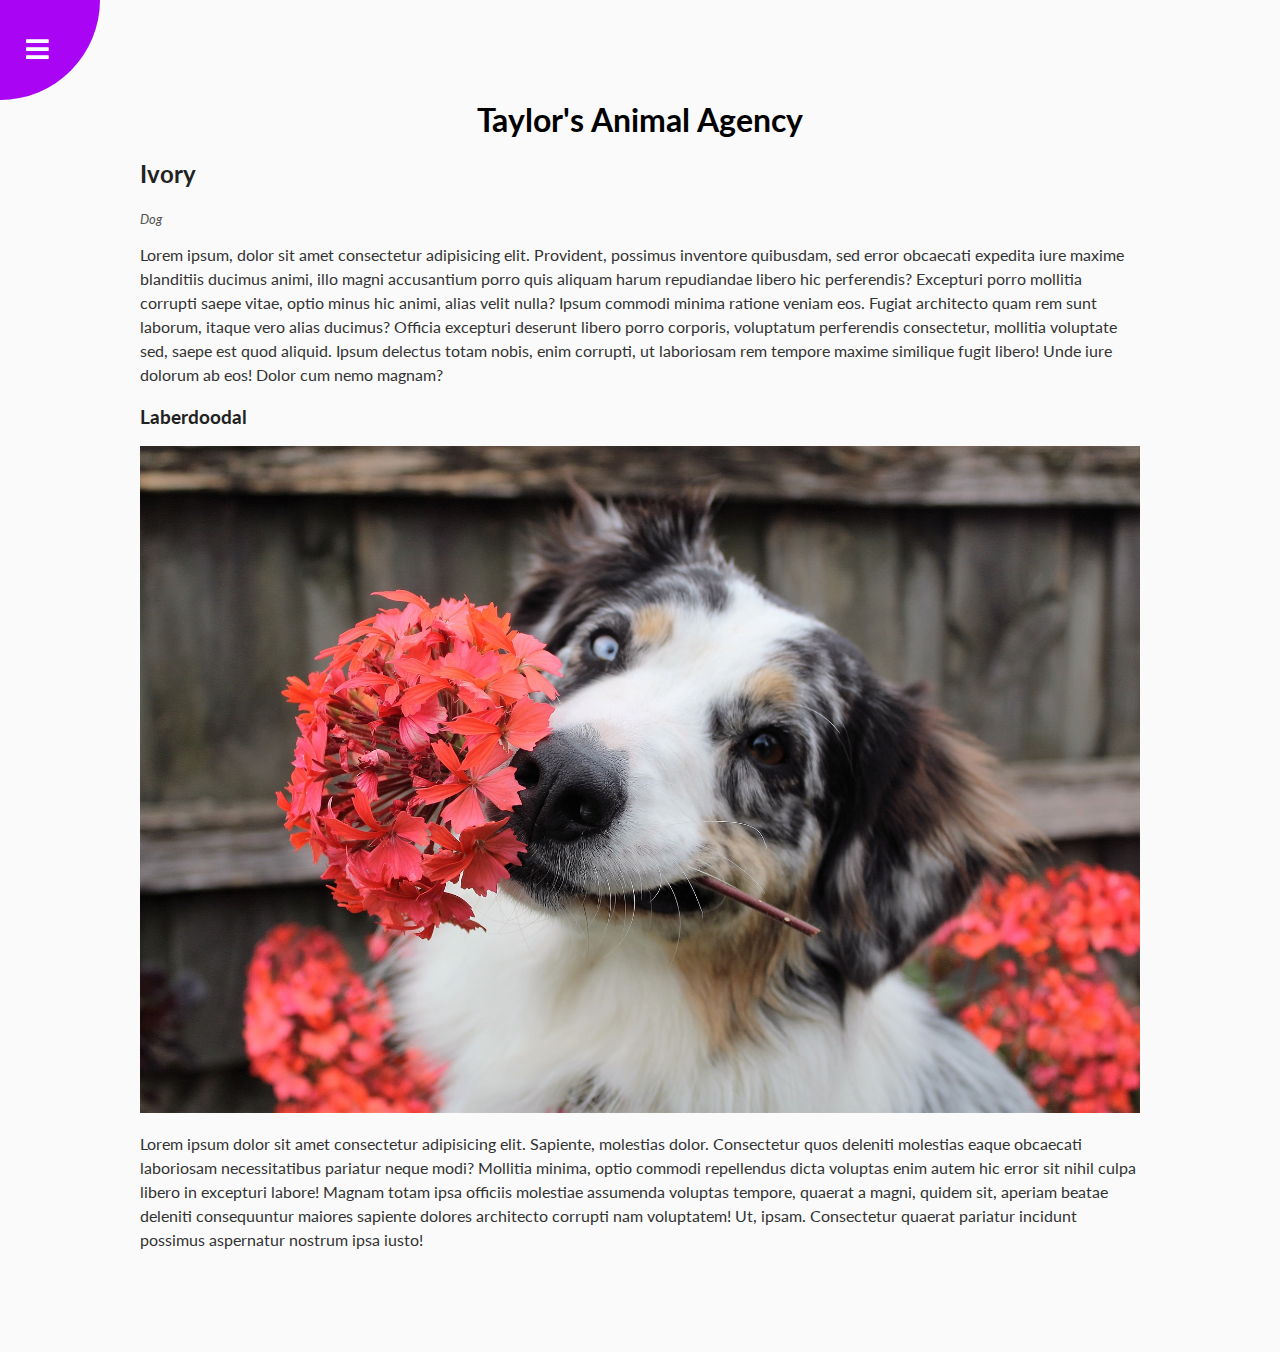
<file: Day-3/index.html>
<!DOCTYPE html>
<html lang="en">
    <head>
        <meta charset="UTF-8">
        <meta http-equiv="X-UA-Compatible" content="IE=edge">
        <meta name="viewport" content="width=device-width, initial-scale=1.0">
        <title>Rotating Navigation</title>
        <link rel="stylesheet" href="https://cdnjs.cloudflare.com/ajax/libs/font-awesome/5.15.4/css/all.min.css" integrity="sha512-1ycn6IcaQQ40/MKBW2W4Rhis/DbILU74C1vSrLJxCq57o941Ym01SwNsOMqvEBFlcgUa6xLiPY/NS5R+E6ztJQ==" crossorigin="anonymous" referrerpolicy="no-referrer" />
        <link rel="stylesheet" href="style.css">
    </head>
    <body>
        <!-- <h1 class='title'>Taylor's Animal Agency</h1> -->
        <div class="container">
            <div class="circle-container">
                <div class="circle">
                    <button id="close">
                         <i class="fas fa-times"></i>
                    </button>
                    <button id="open">
                        <i class="fas fa-bars"></i>
                    </button>
                </div>
            </div>
            <div class="content">
                <h1 class='title'>Taylor's Animal Agency</h1>
                <h2>Ivory</h2>
                <small>Dog</small>
                <p>Lorem ipsum, dolor sit amet consectetur adipisicing elit. Provident, possimus inventore quibusdam, sed error obcaecati expedita iure maxime blanditiis ducimus animi, illo magni accusantium porro quis aliquam harum repudiandae libero hic perferendis? Excepturi porro mollitia corrupti saepe vitae, optio minus hic animi, alias velit nulla? Ipsum commodi minima ratione veniam eos. Fugiat architecto quam rem sunt laborum, itaque vero alias ducimus? Officia excepturi deserunt libero porro corporis, voluptatum perferendis consectetur, mollitia voluptate sed, saepe est quod aliquid. Ipsum delectus totam nobis, enim corrupti, ut laboriosam rem tempore maxime similique fugit libero! Unde iure dolorum ab eos! Dolor cum nemo magnam?</p>

                <h3> Laberdoodal </h3>
                    <img src="img/flowers.jpg" alt="doggy">
                    <p>Lorem ipsum dolor sit amet consectetur adipisicing elit. Sapiente, molestias dolor. Consectetur quos deleniti molestias eaque obcaecati laboriosam necessitatibus pariatur neque modi? Mollitia minima, optio commodi repellendus dicta voluptas enim autem hic error sit nihil culpa libero in excepturi labore! Magnam totam ipsa officiis molestiae assumenda voluptas tempore, quaerat a magni, quidem sit, aperiam beatae deleniti consequuntur maiores sapiente dolores architecto corrupti nam voluptatem! Ut, ipsam. Consectetur quaerat pariatur incidunt possimus aspernatur nostrum ipsa iusto!</p>
            </div>
        </div>

        <nav>
            <ul> 
                <li><i class="fas fa-home"> Home</i></li>    
                <li><i class="fas fa-user"> About</i> </li>
                <li><i class="fas fa-envelope"> Contact</i> </li>
            </ul>
        </nav>

        <script src="app.js"></script>
    </body>
</html>
</file>
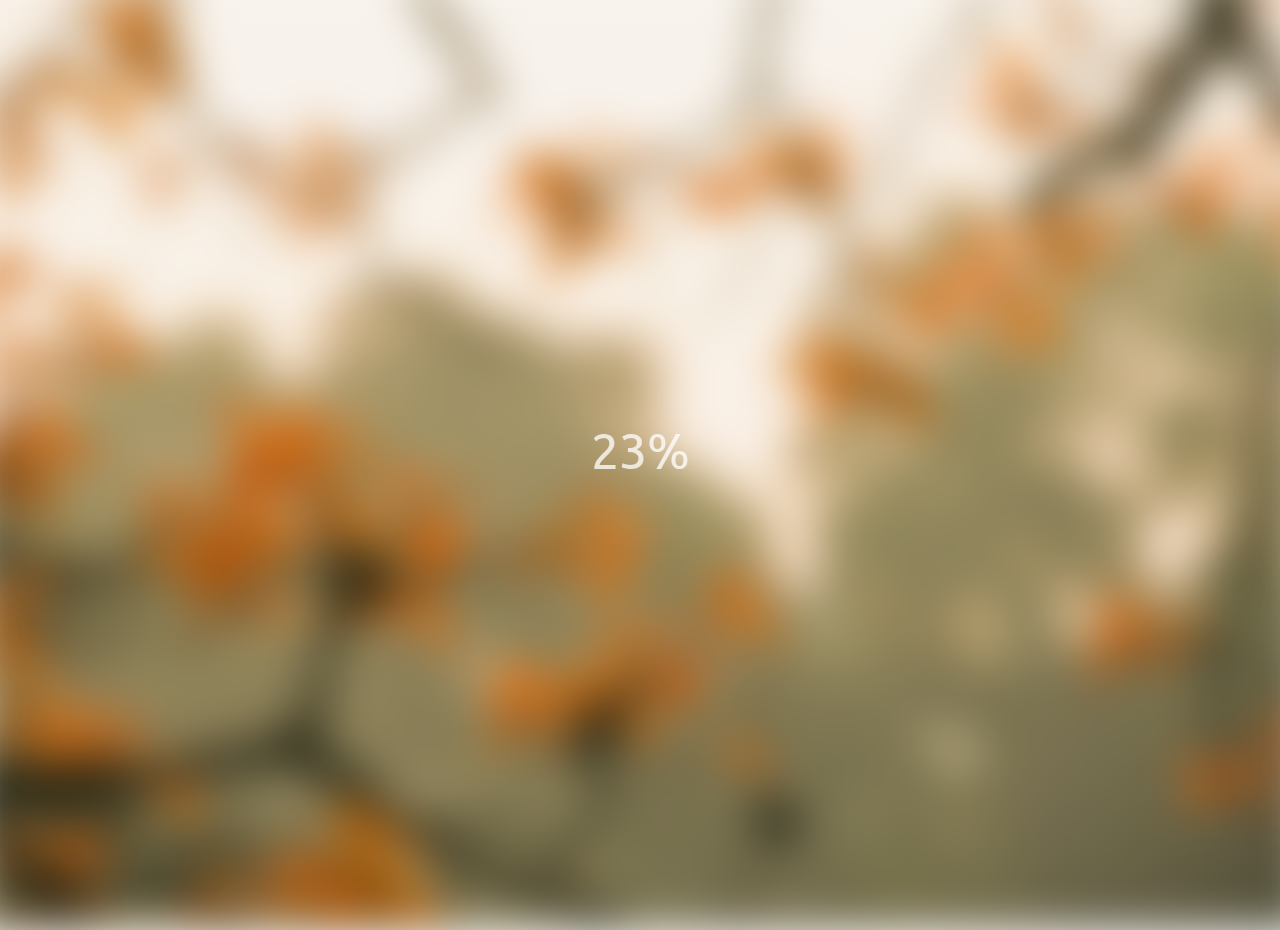
<file: Day-5/index.html>
<!DOCTYPE html>
<html lang="en">
    <head>
        <meta charset="UTF-8">
        <meta http-equiv="X-UA-Compatible" content="IE=edge">
        <meta name="viewport" content="width=device-width, initial-scale=1.0">

        <link rel="stylesheet" href="https://cdnjs.cloudflare.com/ajax/libs/font-awesome/5.15.4/css/all.min.css" integrity="sha512-1ycn6IcaQQ40/MKBW2W4Rhis/DbILU74C1vSrLJxCq57o941Ym01SwNsOMqvEBFlcgUa6xLiPY/NS5R+E6ztJQ==" crossorigin="anonymous" referrerpolicy="no-referrer" />
        <link rel="stylesheet" href="style.css">
        <title>Blurry Loading</title>
    </head>
    <body>
      <section class="bg"></section>
      <div class="loading-text">0%</div>

        <script src="app.js"></script>
    </body>
</html>
</file>
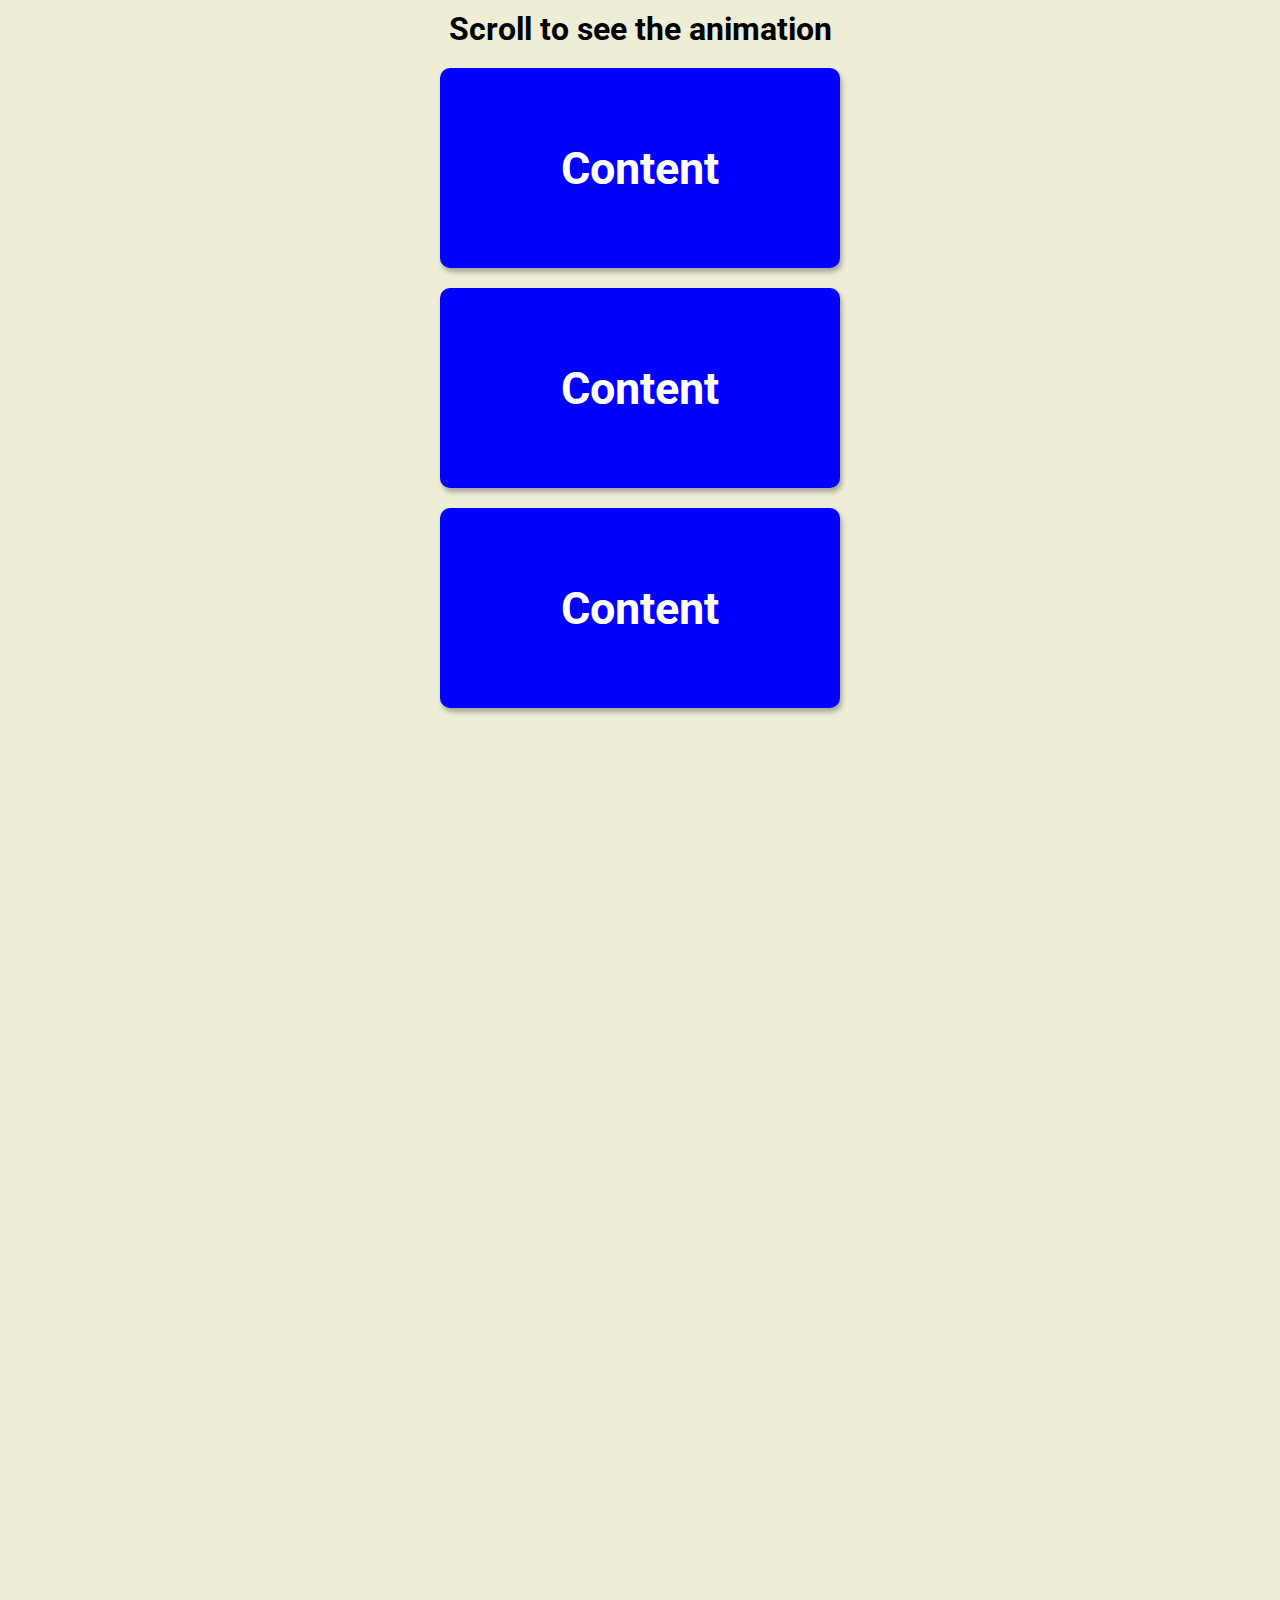
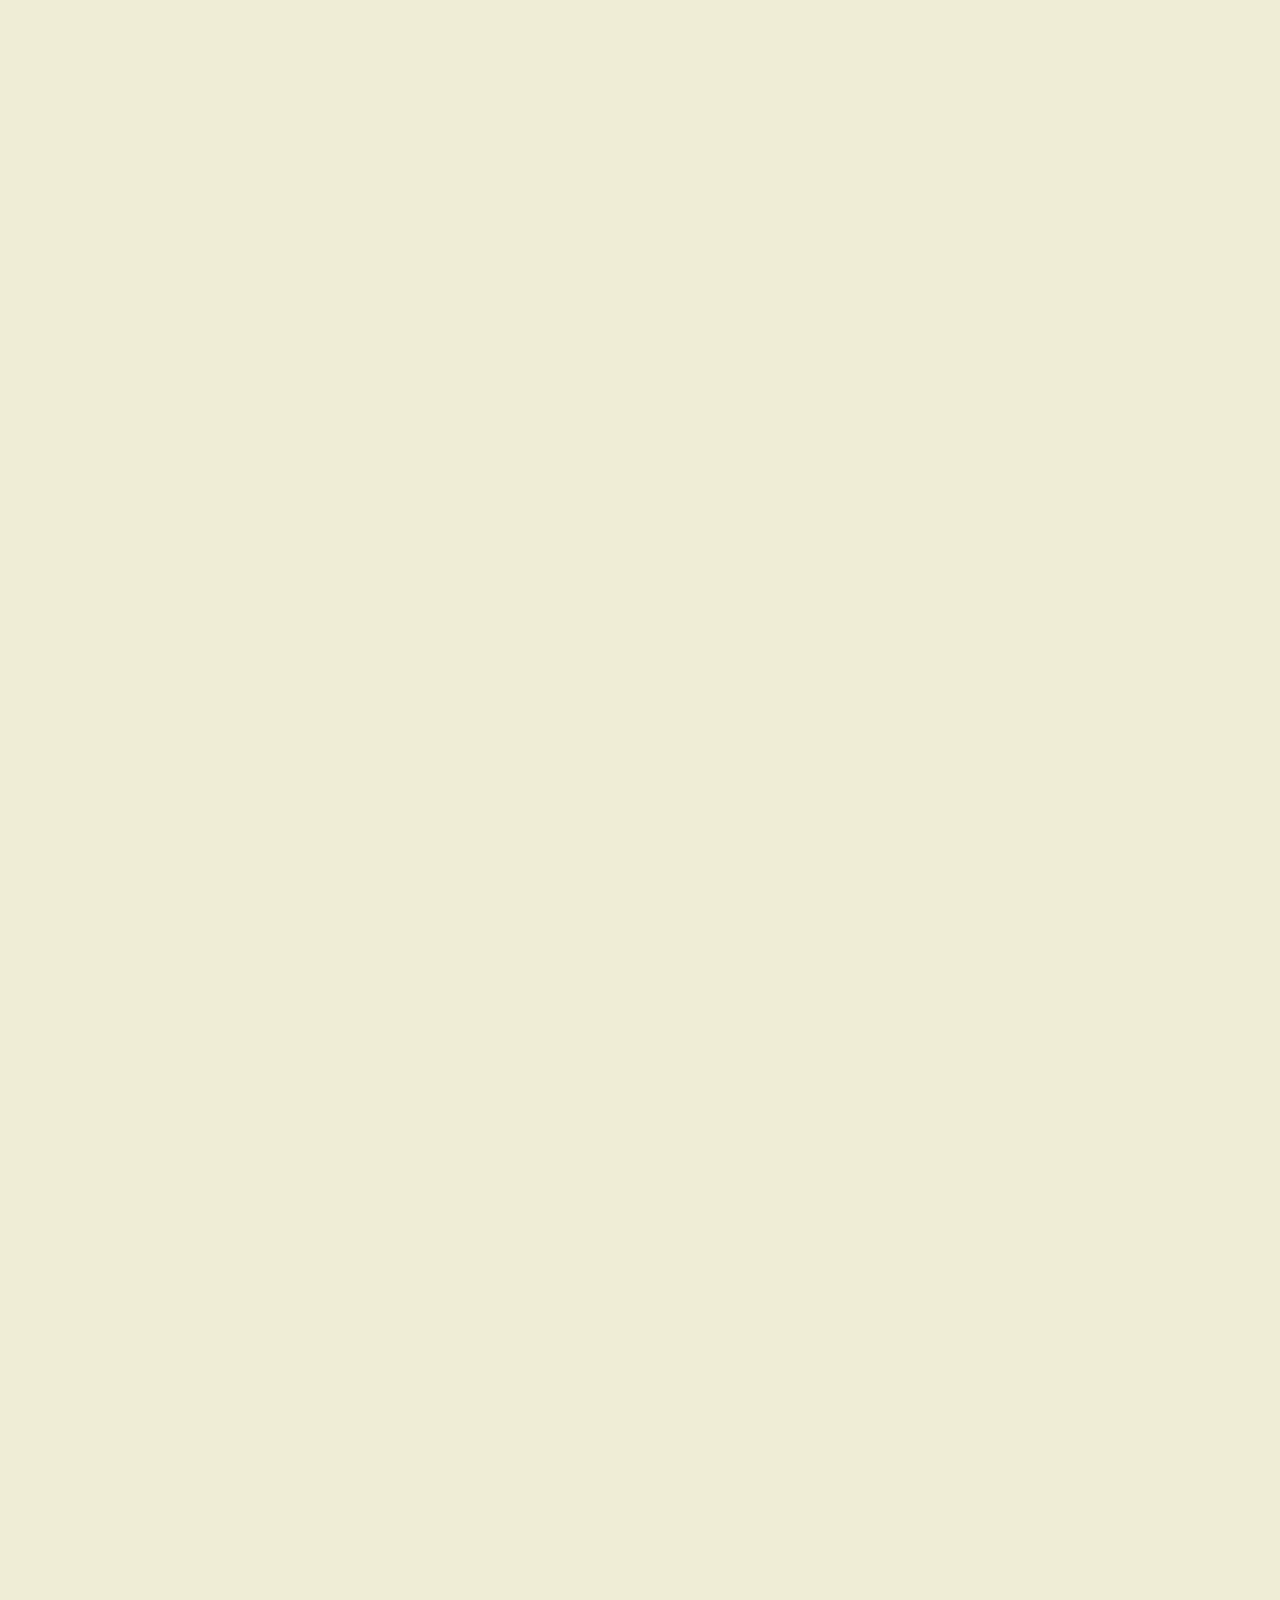
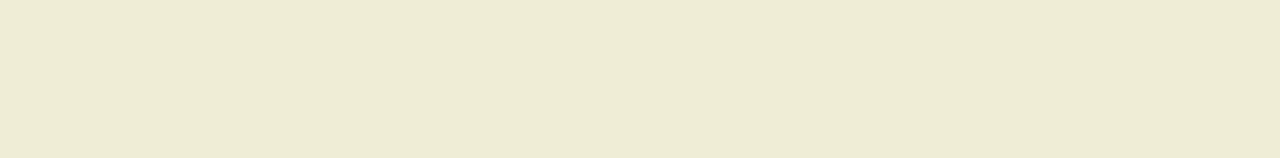
<file: Day-6/index.html>
<!DOCTYPE html>
<html lang="en">
    <head>
        <meta charset="UTF-8">
        <meta http-equiv="X-UA-Compatible" content="IE=edge">
        <meta name="viewport" content="width=device-width, initial-scale=1.0">
        <title>Scroll Animation</title>
        <link rel="stylesheet" href="https://cdnjs.cloudflare.com/ajax/libs/font-awesome/5.15.4/css/all.min.css" integrity="sha512-1ycn6IcaQQ40/MKBW2W4Rhis/DbILU74C1vSrLJxCq57o941Ym01SwNsOMqvEBFlcgUa6xLiPY/NS5R+E6ztJQ==" crossorigin="anonymous" referrerpolicy="no-referrer" />
        <link rel="stylesheet" href="style.css">
    </head>
    <body>
        <h1>Scroll to see the animation </h1>
        <div class="box"><h2>Content</h2></div>
        <div class="box"><h2>Content</h2></div>
        <div class="box"><h2>Content</h2></div>
        <div class="box"><h2>Content</h2></div>
        <div class="box"><h2>Content</h2></div>
        <div class="box"><h2>Content</h2></div>
        <div class="box"><h2>Content</h2></div>
        <div class="box"><h2>Content</h2></div>
        <div class="box"><h2>Content</h2></div>
        <div class="box"><h2>Content</h2></div>
        <div class="box"><h2>Content</h2></div>
        <div class="box"><h2>Content</h2></div>
        <div class="box"><h2>Content</h2></div>
        <div class="box"><h2>Content</h2></div>
        <div class="box"><h2>Content</h2></div>


        <script src="app.js"></script>
    </body>
</html>
</file>
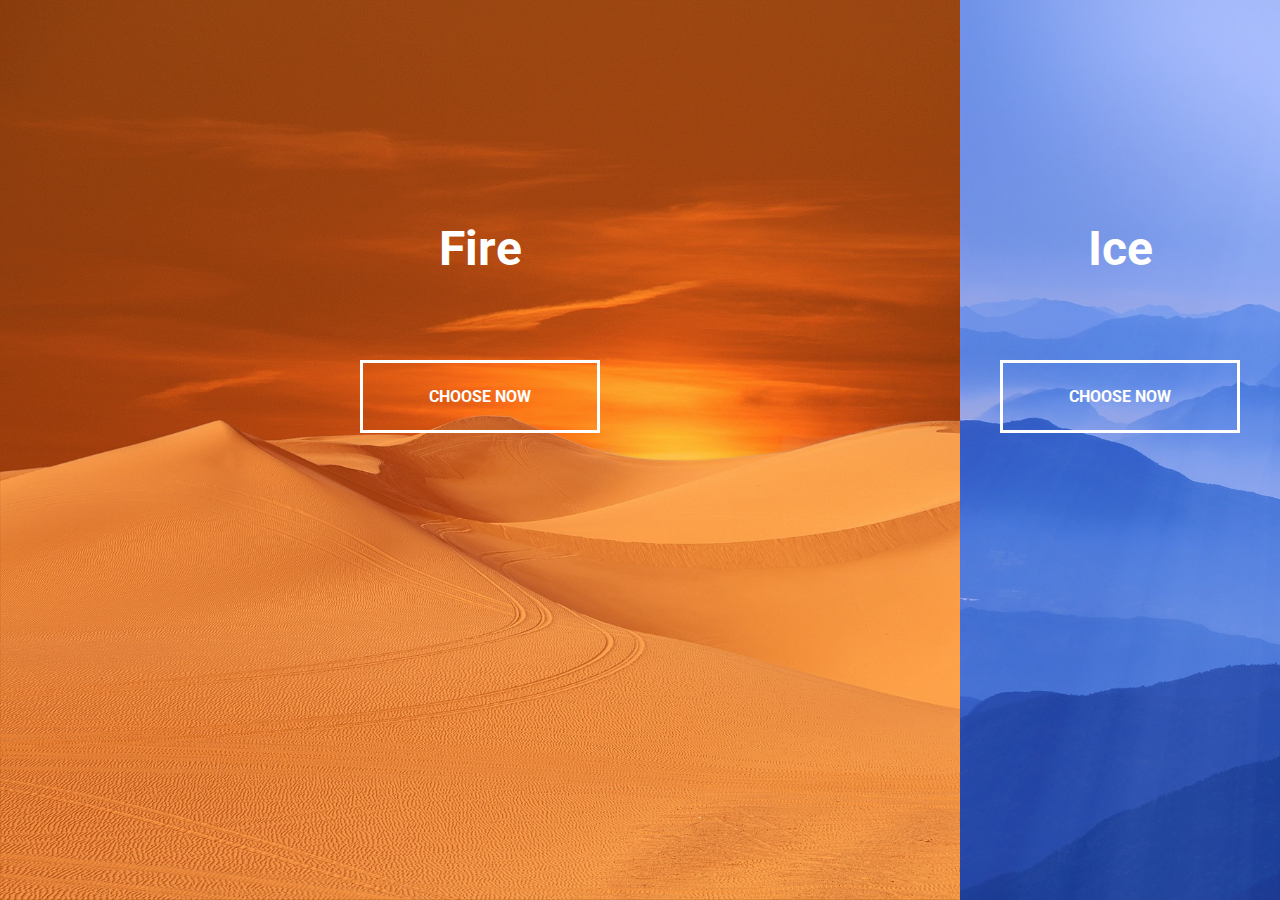
<file: Day-7/index.html>
<!DOCTYPE html>
<html lang="en">
    <head>
        <meta charset="UTF-8">
        <meta http-equiv="X-UA-Compatible" content="IE=edge">
        <meta name="viewport" content="width=device-width, initial-scale=1.0">
        <title>Split Landing Page</title>
        <link rel="stylesheet" href="https://cdnjs.cloudflare.com/ajax/libs/font-awesome/5.15.4/css/all.min.css" integrity="sha512-1ycn6IcaQQ40/MKBW2W4Rhis/DbILU74C1vSrLJxCq57o941Ym01SwNsOMqvEBFlcgUa6xLiPY/NS5R+E6ztJQ==" crossorigin="anonymous" referrerpolicy="no-referrer" />
        <link rel="stylesheet" href="style.css">
    </head>
    <body>
    <div class="container">
      <div class="split left">
        <h2>Fire</h2>
        <a href="#" class="btn">Choose now</a>
      </div>
       <div class="split right">
        <h2>Ice</h2>
        <a href="#" class="btn">Choose now</a>
      </div>
    </div>


        <script src="app.js"></script>
    </body>
</html>
</file>
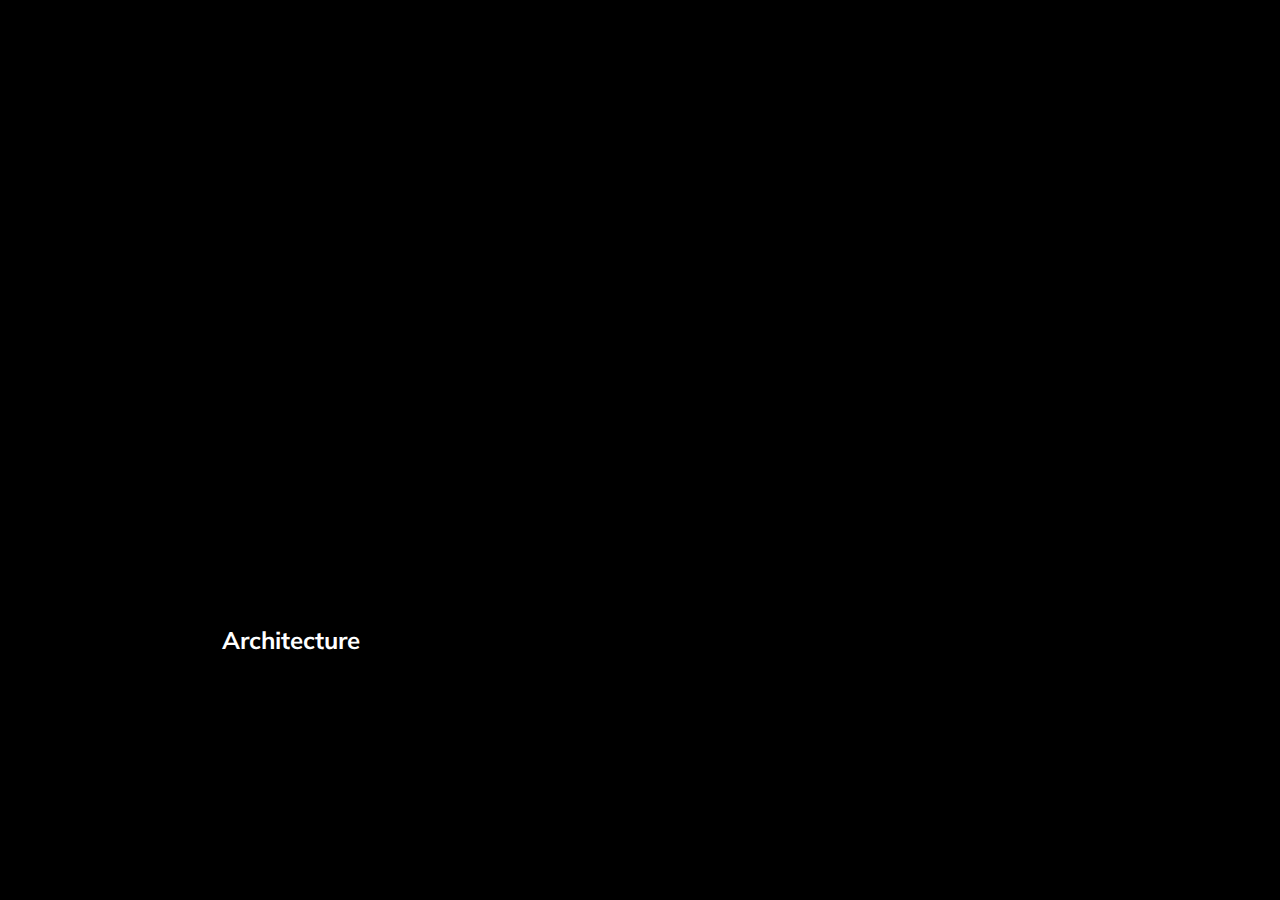
<file: Day-1/Expanding Cards/index.html>
<!DOCTYPE html>
<html lang="en">
<head>
    <meta charset="UTF-8">
    <meta name="viewport" content="width=device-width, initial-scale=1.0">
    <link rel="stylesheet" href="https://cdnjs.cloudflare.com/ajax/libs/font-awesome/5.15.1/css/all.min.css" integrity="sha512-+4zCK9k+qNFUR5X+cKL9EIR+ZOhtIloNl9GIKS57V1MyNsYpYcUrUeQc9vNfzsWfV28IaLL3i96P9sdNyeRssA==" crossorigin="anonymous" />
    <link rel="stylesheet" href="style.css">
    <title>Expanding Cards Merida, Mexico</title>
</head>
<body>
    <div class="container">
        <div class="panel active" style="background-image: url('https://thumbor.forbes.com/thumbor/960x0/https%3A%2F%2Fblogs-images.forbes.com%2Fnorawalsh%2Ffiles%2F2017%2F11%2FMerida-Mexico-Vibrant-Architecture-1200x900.jpg')">
            <h3>Architecture</h3>
        </div>
    <div class="panel" style="background-image: url('https://thumbor.forbes.com/thumbor/960x0/https%3A%2F%2Fblogs-images.forbes.com%2Fnorawalsh%2Ffiles%2F2017%2F11%2FContemporary-Art-Museum-MACAY-1200x900.jpg')">
            <h3>Museums & Art</h3>
        </div>
    <div class="panel" style="background-image: url('https://thumbor.forbes.com/thumbor/960x0/https%3A%2F%2Fblogs-images.forbes.com%2Fnorawalsh%2Ffiles%2F2017%2F11%2FUxmal--1200x706.jpg')">
            <h3>Archaeological Sites</h3>
        </div>
    <div class="panel" style="background-image: url('https://thumbor.forbes.com/thumbor/960x0/https%3A%2F%2Fblogs-images.forbes.com%2Fnorawalsh%2Ffiles%2F2017%2F11%2FHacienda-Temozon-Merida-Mexico-Pool-1200x800.jpg')">
            <h3>Historic Haciendas</h3>
        </div>
        <div class="panel" style="background-image: url('https://thumbor.forbes.com/thumbor/960x0/https%3A%2F%2Fblogs-images.forbes.com%2Fnorawalsh%2Ffiles%2F2017%2F11%2FFolkloric-Dance-Merida-1200x800.jpg')">
            <h3>Five-star Service</h3>
        </div>
    </div>


    <script src="script.js"> </script>
</body>
</html>
</file>
<file: Day-3/style.css>
@import url('https://fonts.googleapis.com/css?family=Lato&display=swap');

* {
    box-sizing: border-box;
}


body {
    font-family: 'Lato', sans-serif;
    background-color: #696868;
    color: #222;
    overflow-x: hidden;
    margin: 0;
}

.title{
    display: flex;
    justify-content: center;
    color: #000;
}

.container {
    background-color: #fafafa;
    transform-origin: top left;
    transition: transform 0.5s linear;
    width: 100vw;
    min-height: 100vh;
    padding: 50px;
}

.container.show-nav{
    transform: rotate(-20deg);
}

.circle-container{
    position: fixed;
    top: -100px;
    left: -100px;
}

.circle {
    background-color: #a905f4;
    height: 200px;
    width: 200px;
    border-radius: 50%;
    position: relative;
    transition: transform 0.4s linear;
}

.container.show-nav .circle{
    transform: rotate(-70deg);
}

.circle button {
    cursor: pointer;
    position: absolute;
    top: 50%;
    left: 50%;
    height: 100px;
    background: transparent;
    border: 0;
    font-size: 26px;
    color: #fff;
}


.circle button:focus {
    outline: none;
}

.circle button#open{
    left: 60%;
}

.circle button#close{
    top: 60%;
    transform: rotate(90deg);
    transform-origin: top left;
}

.container.show-nav + nav li {
    transform: translateX(0);
    transition-delay: 0.2s;
}

nav {
    position: fixed;
    bottom: 40px;
    left: 0;
    z-index: 100;
}

nav ul{
    list-style-type: none;
    padding-left: 30px;
}

nav ul li {
    text-transform: uppercase;
    color: #fff;
    margin: 40px 0;
    transform: translateX(-100%);
    transition: transform 0.4s ease-in;
}

nav ul li i {
    font-size: 20px;
    margin-right: 10px;
}

nav ul li + li {
    margin-left: 15px;
    transform: translateX(-150%);
}

nav ul li + li + li {
    margin-left: 30px;
    transform: translateX(-200%);
}


.content img{
    max-width: 100%;
}

.content {
    max-width: 1000px;
    margin: 50px auto;
}

.content h1 {
    margin: 0;
}

.content small {
    color: #555;
    font-style: italic;
}

.content p {
    color: #333;
    line-height: 1.5;
}
</file>
<file: Day-5/style.css>
@import url('https://fonts.googleapis.com/css2?family=Ubuntu');

*{
    box-sizing: border-box;
}


body {
    font-family: 'Ubuntu', sans-serif;
    display: flex;
    align-items: center;
    justify-content: center;
    height: 100vh;
    overflow: hidden;
    margin: 0;
}

.bg {
  background: url(forest.jpg) no-repeat center center/cover;
  position: absolute;
  top: -30px;
  left: -30px;
  width: calc(100vw + 60px);
  height: calc(100vh + 60px);
  z-index: -1;
  filter: blur(0px);
}

.loading-text {
  font-size: 50px;
  color: #fff;
}
</file>
<file: Day-6/style.css>
@import url('https://fonts.googleapis.com/css2?family=Roboto&display=swap');

*{
    box-sizing: border-box;
}


body {
  background-color: #efedd6;
    font-family: 'Roboto', sans-serif;
    display: flex;
    flex-direction: column;
    align-items: center;
    justify-content: center;
    margin: 0;
}

h1{ 
  margin: 10px;
}

.box{
  background-color: blue;
  color: #fff;
  display: flex;
  align-items: center;
  justify-content: center;
  width: 400px;
  height: 200px;
  margin: 10px;
  border-radius: 10px;
  box-shadow: 2px 4px 5px rgba(0, 0, 0, 0.3);
  transform: translateX(400%);
  transition: transform 0.4s ease;
}

.box:nth-of-type(even) {
    transform: translateX(-400%);
}

.box.show {
  transform: translateX(0);
}

.box h2 {
  font-size: 45px;
}
</file>
<file: Day-7/style.css>
@import url('https://fonts.googleapis.com/css2?family=Roboto&display=swap');

:root{
  --left-bg-color: rgba(255, 104, 3, 0.4);
  --right-bg-color: rgba(60, 104, 255, 0.4);
  --left-btn-hover-color: rgba(185, 98, 39, 1);
  --right-btn-hover-color: rgba(60, 104, 234, 1);
  --hover-width: 75%;
  --other-width: 25%; 
  --speed: 1000ms;
}

*{
    box-sizing: border-box;
}


body {
    font-family: 'Roboto', sans-serif;
    height: 100vh;
    overflow: hidden;
    margin: 0;
}

h2 {
  font-size: 3rem;
  color: #fff;
  position: absolute;
  left: 50%;
  top: 20%;
  transform: translateX(-50%);
  white-space: nowrap;
}

.btn{
  position: absolute;
  display: flex;
  align-items: center;
  justify-content: center;
  left: 50%;
  top: 40%;
  transform: translateX(-50%);
  text-decoration: none;
  color: #fff;
  border: #fff solid 0.2rem;
  font-size: 1rem;
  font-weight: bold;
  text-transform: uppercase;
  width: 15rem;
  padding: 1.5rem;
}

.split.left .btn:hover{
  background-color: var(--left-btn-hover-color);
  border-color: var(--left-btn-hover-color);
}

.split.right .btn:hover{
  background-color: var(--right-btn-hover-color);
  border-color: var(--right-btn-hover-color);
}

.container {
  position: relative;
  width: 100%;
  height: 100%;
  background: #333;
}

.split {
  position: absolute;
  width: 50%;
  height: 100%;
  overflow: hidden;
}

.split.left{
  left: 0;
  background: url('img/desert.jpg');
  background-repeat: no-repeat;
  background-size: cover;
}

.split.left::before{
  content: '';
  position: absolute;
  width: 100%;
  height: 100%;
  background-color: var(--left-bg-color);
}

.split.right {
  right: 0;
  background: url('img/climb.jpg');
  background-repeat: no-repeat;
  background-size: cover;
}

.split.right::before{
  content: '';
  position: absolute;
  width: 100%;
  height: 100%;
  background-color: var(--right-bg-color);
}

.split.right, 
.split.left, 
.split.right::before,
.split.left::before {
  transition: all var(--speed) ease-in-out;
}

.hover-left .left {
  width: var(--hover-width);
}

.hover-left .right {
  width: var(--other-width);
}

.hover-right .right {
  width: var(--hover-width);
}

.hover-right .left {
  width: var(--other-width);
}

@media(max-width: 800px) {
  h1 {
    font-size: 2rem;
    top: 30%;
  }

  .btn{
    padding: 1.2rem;
    width: 12rem
  }
}
</file>
<file: Day-1/Expanding Cards/style.css>
@import url('https://fonts.googleapis.com/css2?family=Muli&display=swap');


*{
   box-sizing: border-box;
}

h1{
    font-family: "Muli", sans-serif;
    color: blanchedalmond;
}

body{
    background-color: black;
    font-family: "Muli", sans-serif;
    display: flex;
    align-items: center;
    justify-content: center;
    height: 90vh;
    overflow: hidden; 
    margin: 0;
    /* Command + / fully adds comment tags for you */
}

.container{
    display: flex;
    width: 70vw;
}

.panel{
    background-size: cover;
    background-position: center;
    background-repeat: no-repeat;
    height: 60vh;
    border-radius: 50px;
    color: #fff;
    cursor: pointer;
    flex: 0.5;
    margin: 10px;
    position: relative;
    transition: flex 0.7s ease-in;
}

.panel h3{
    font-size: 24px;
    position: absolute;
    bottom: 20px;
    left: 20px;
    margin: 0;
    opacity: 0;
}

.panel.active{
    flex: 5;
}

.panel.active h3{
    opacity: 1;
    transition: opacity 0.3s ease-in 0.4s;
}
 @media(max-width: 500px) {
.container {
    width: 100vw;
}

.panel:nth-of-type(4),
.panel:nth-of-type(5) {
    display: none;
    }
}
</file>
